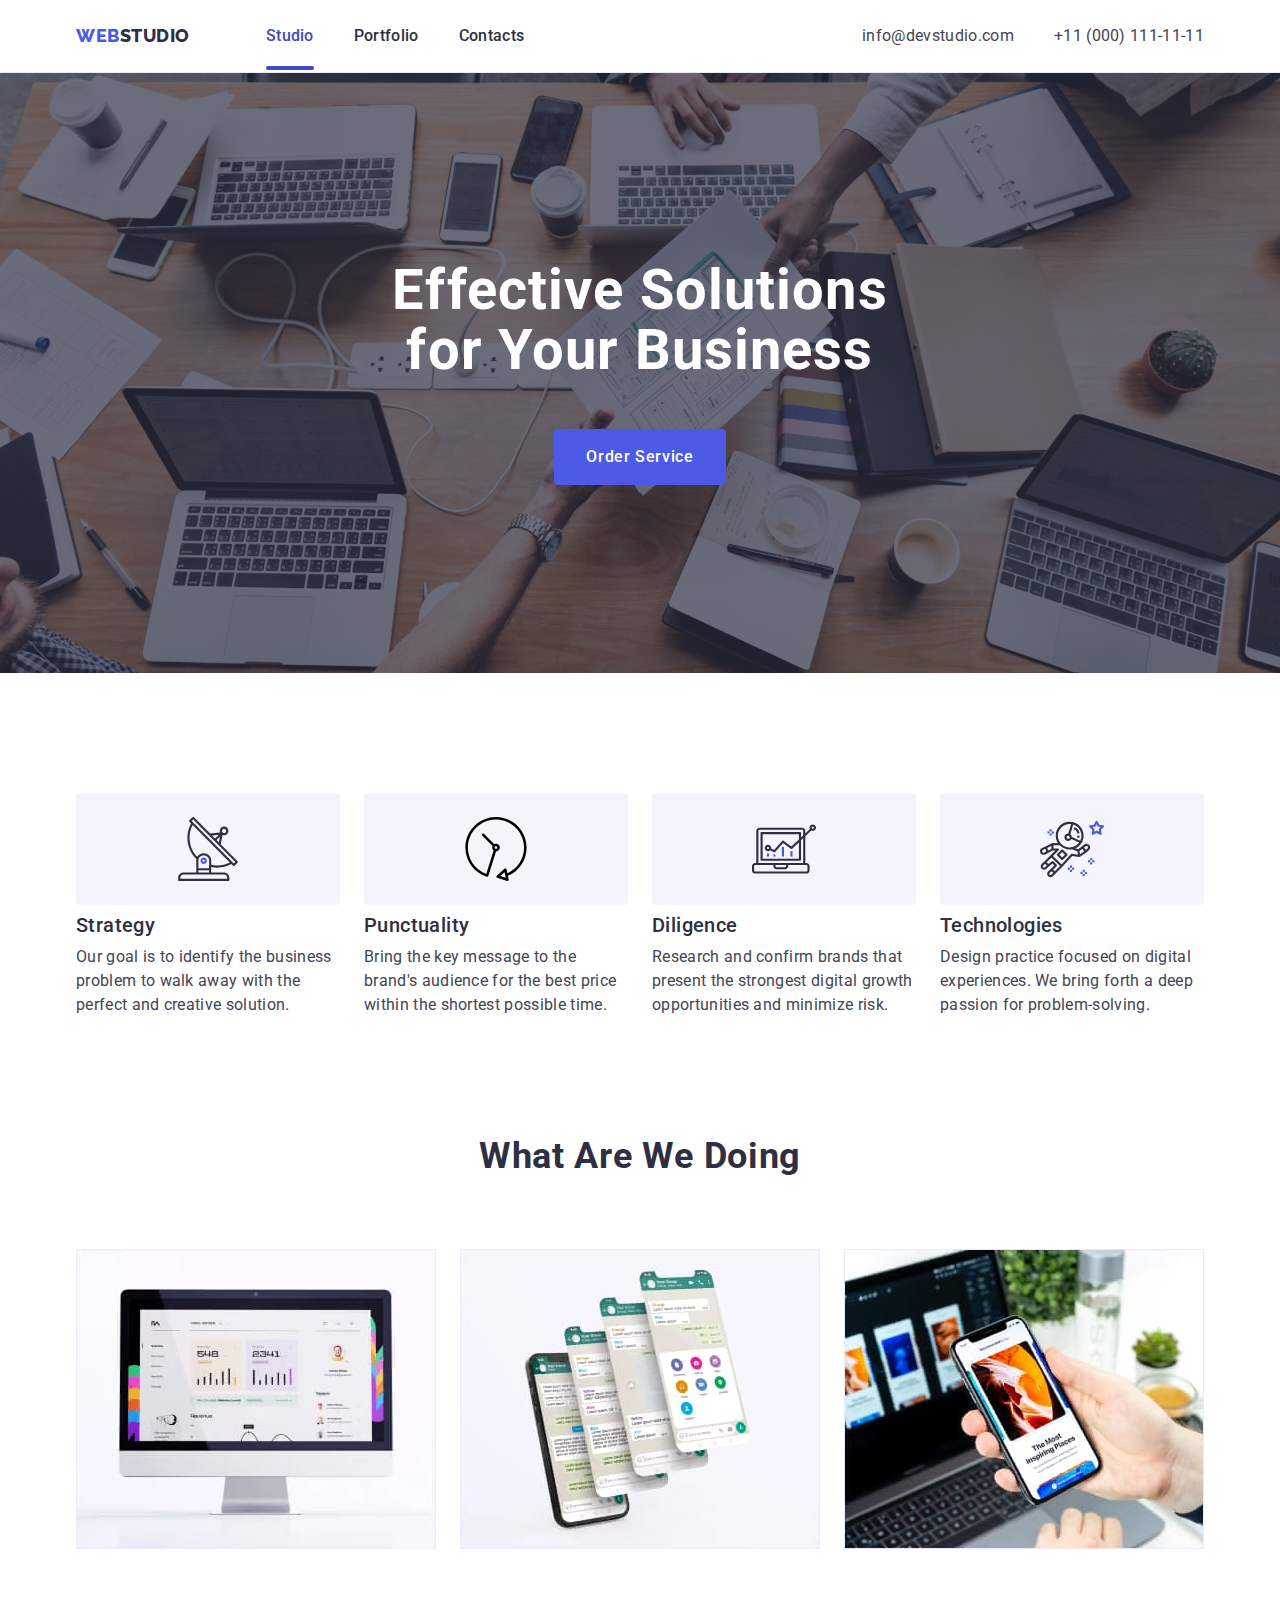
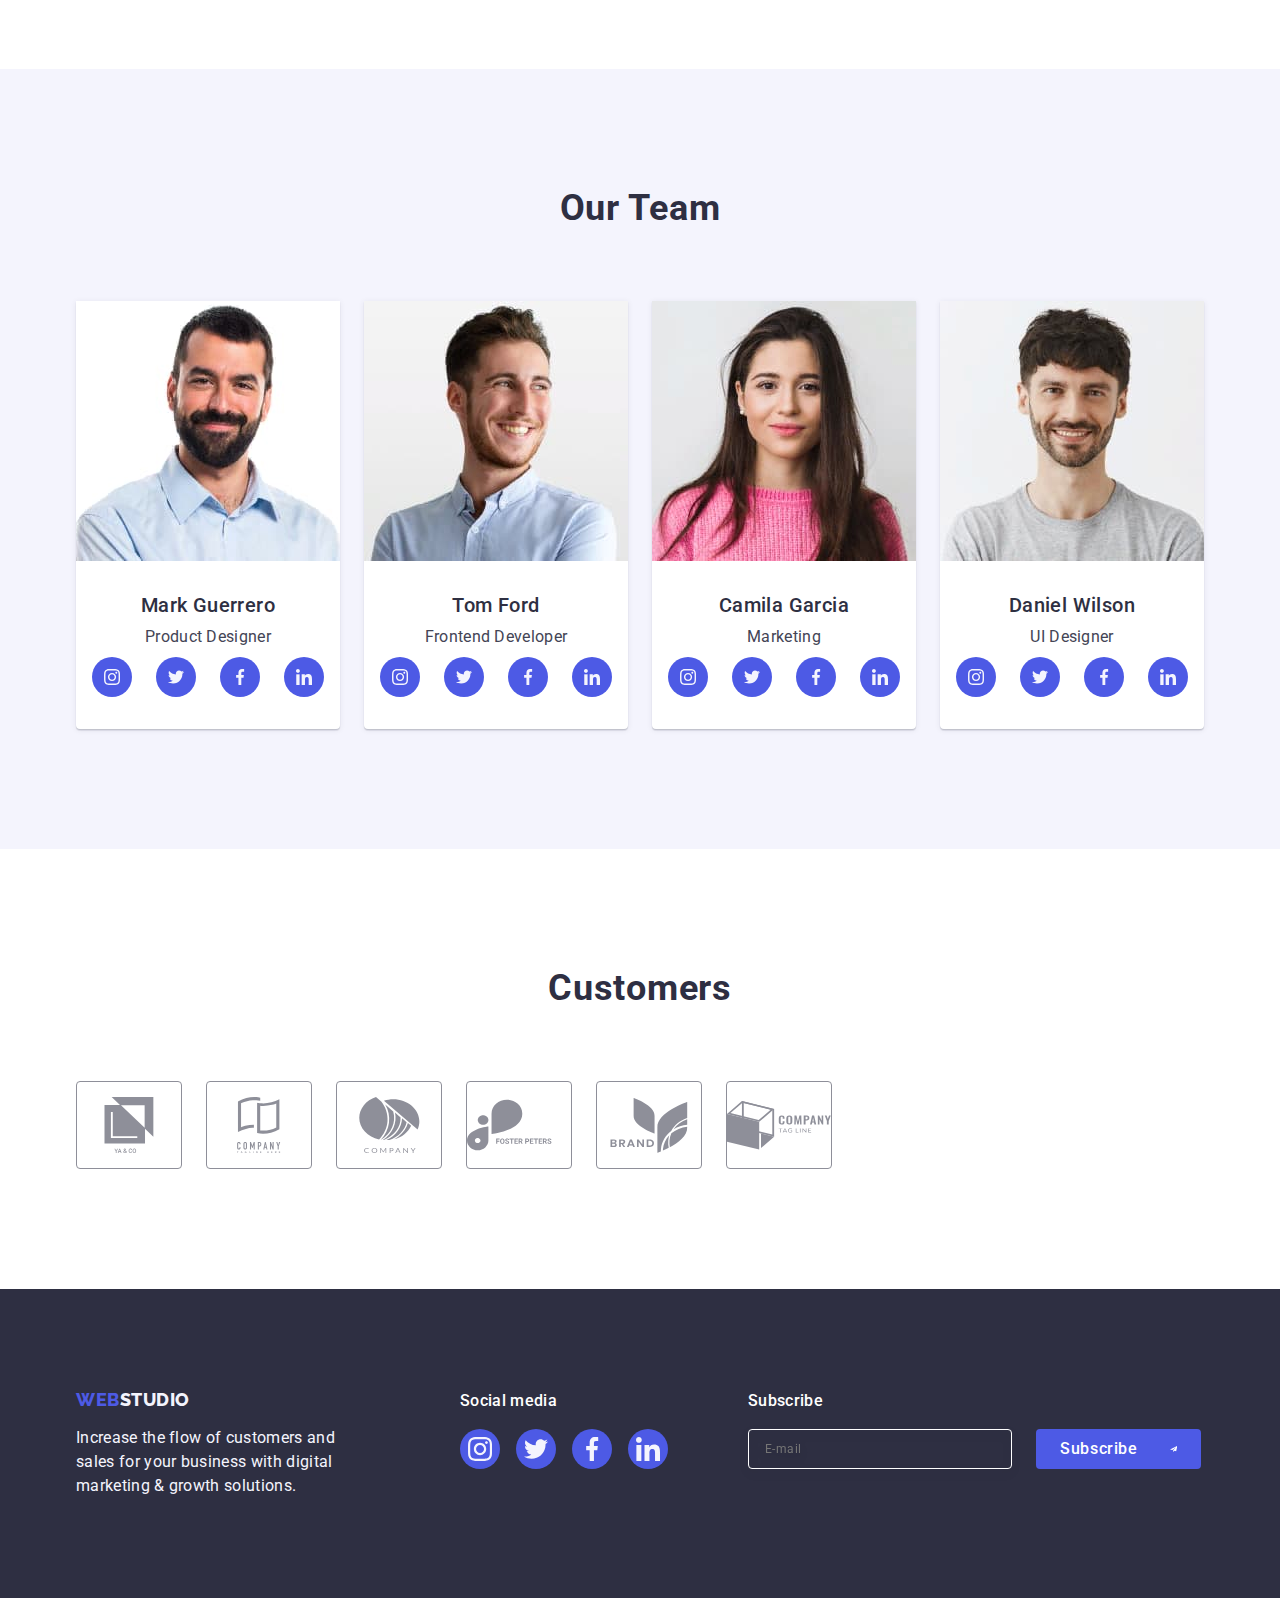
<file: index.html>
<!DOCTYPE html>
<html lang="en">
  <head>
    <meta charset="UTF-8" />
    <meta http-equiv="X-UA-Compatible" content="IE=edge" />
    <meta name="viewport" content="width=device-width, initial-scale=1.0" />

    <title>Studio</title>
    <link
      rel="stylesheet"
      href="https://cdnjs.cloudflare.com/ajax/libs/modern-normalize/1.1.0/modern-normalize.min.css"
    />
    <link rel="preconnect" href="https://fonts.googleapis.com" />
    <link rel="preconnect" href="https://fonts.gstatic.com" crossorigin />
    <link
      href="https://fonts.googleapis.com/css2?family=Raleway:wght@800&family=Roboto:wght@400;500;700&display=swap"
      rel="stylesheet"
    />
    <link rel="stylesheet" href="./css/styles.css" />
  </head>
  <body>
    <header class="main-header">
      <div class="container header-container">
        <nav class="navigation">
          <a class="logotype link" href="./index.html">
            Web<span class="logo-second">Studio</span>
          </a>
          <ul class="menu list">
            <li class="menu-item">
              <a class="menu-link menu-link-hover-st link" href="./index.html"
                >Studio</a
              >
            </li>
            <li class="menu-item">
              <a class="menu-link link" href="./portfolio.html">Portfolio</a>
            </li>
            <li class="menu-item">
              <a class="menu-link link" href="">Contacts</a>
            </li>
          </ul>
        </nav>
        <address class="menu-contacts">
          <ul class="contact-list list">
            <li>
              <a
                class="menu-contacts-item link"
                href="mailto:info@devstudio.com"
                >info@devstudio.com</a
              >
            </li>
            <li>
              <a class="menu-contacts-item link" href="tel:+110001111111"
                >+11 (000) 111-11-11</a
              >
            </li>
          </ul>
        </address>
      </div>
    </header>
    <main>
      <section class="hero">
        <div class="container">
          <h1 class="hero-title">Effective Solutions for Your Business</h1>
          <button class="order-button" type="button" data-modal-open>
            Order Service
          </button>
        </div>
      </section>
      <section class="advantages">
        <div class="container">
          <h2 class="section-title" hidden>Our Advantages</h2>
          <ul class="list adv-list">
            <li class="adv-item">
              <div class="adv-item-icon-bg">
                <svg
                  class="adv-item-icon"
                  aria-label="Antenna Icon"
                  width="64"
                  height="64"
                >
                  <use href="./images/icons.svg#icon-antenna"></use>
                </svg>
              </div>
              <h3 class="item-title">Strategy</h3>
              <p class="description">
                Our goal is to identify the business problem to walk away with
                the perfect and creative solution.
              </p>
            </li>
            <li class="adv-item">
              <div class="adv-item-icon-bg">
                <svg
                  class="adv-item-icon"
                  aria-label="Antenna Icon"
                  width="64"
                  height="64"
                >
                  <use href="./images/icons.svg#icon-vector"></use>
                </svg>
              </div>
              <h3 class="item-title">Punctuality</h3>
              <p class="description">
                Bring the key message to the brand's audience for the best price
                within the shortest possible time.
              </p>
            </li>
            <li class="adv-item">
              <div class="adv-item-icon-bg">
                <svg
                  class="adv-item-icon"
                  aria-label="Antenna Icon"
                  width="64"
                  height="64"
                >
                  <use href="./images/icons.svg#icon-diagram"></use>
                </svg>
              </div>
              <h3 class="item-title">Diligence</h3>
              <p class="description">
                Research and confirm brands that present the strongest digital
                growth opportunities and minimize risk.
              </p>
            </li>
            <li class="adv-item">
              <div class="adv-item-icon-bg">
                <svg
                  class="adv-item-icon"
                  aria-label="Antenna Icon"
                  width="64"
                  height="64"
                >
                  <use href="./images/icons.svg#icon-astronaut"></use>
                </svg>
              </div>
              <h3 class="item-title">Technologies</h3>
              <p class="description">
                Design practice focused on digital experiences. We bring forth a
                deep passion for problem-solving.
              </p>
            </li>
          </ul>
        </div>
      </section>
      <section class="projects">
        <div class="container">
          <h2 class="section-title project-title">What are we doing</h2>
          <ul class="project-list list">
            <li class="project-item">
              <img
                src="./images/galery/monitor.jpg"
                alt="monitor"
                width="360"
                height="300"
              />
            </li>
            <li class="project-item">
              <img
                src="./images/galery/smartphons.jpg"
                alt="smartphons"
                width="360"
                height="300"
              />
            </li>
            <li class="project-item">
              <img
                src="./images/galery/laptop.jpg"
                alt="laptop"
                width="360"
                height="300"
              />
            </li>
          </ul>
        </div>
      </section>
      <section class="our-team">
        <div class="container">
          <h2 class="section-title">Our Team</h2>
          <ul class="team-list list">
            <li class="our-team-item">
              <img
                class="team-list-item"
                src="./images/team/mark-guerrero.jpg"
                alt="Mark Guerrero"
                width="264"
                height="260"
              />
              <div class="name-prof">
                <h3 class="item-title name">Mark Guerrero</h3>
                <p class="description profession">Product Designer</p>

                <ul class="social-list list">
                  <li class="social-list-item">
                    <a href="" class="social-list-link">
                      <svg
                        class="social-list-icon"
                        aria-label="Instagram Icon"
                        width="16"
                        height="16"
                      >
                        <use href="./images/icons.svg#icon-instagram"></use>
                      </svg>
                    </a>
                  </li>
                  <li class="social-list-item">
                    <a href="" class="social-list-link">
                      <svg
                        class="social-list-icon"
                        aria-label="Twitter Icon"
                        width="16"
                        height="16"
                      >
                        <use href="./images/icons.svg#icon-twitter"></use>
                      </svg>
                    </a>
                  </li>
                  <li class="social-list-item">
                    <a href="" class="social-list-link">
                      <svg
                        class="social-list-icon"
                        aria-label="Facebook Icon"
                        width="16"
                        height="16"
                      >
                        <use href="./images/icons.svg#icon-facebook"></use>
                      </svg>
                    </a>
                  </li>
                  <li class="social-list-item">
                    <a href="" class="social-list-link">
                      <svg
                        class="social-list-icon"
                        aria-label="Linkedin Icon"
                        width="16"
                        height="16"
                      >
                        <use href="./images/icons.svg#icon-linkedin"></use>
                      </svg>
                    </a>
                  </li>
                </ul>
              </div>
            </li>
            <li class="our-team-item">
              <img
                src="./images/team/tom-ford.jpg"
                alt="Tom Ford"
                width="264"
                height="260"
              />
              <div class="name-prof">
                <h3 class="item-title name">Tom Ford</h3>
                <p class="description profession">Frontend Developer</p>

                <ul class="social-list list">
                  <li class="social-list-item">
                    <a href="" class="social-list-link">
                      <svg
                        class="social-list-icon"
                        aria-label="Instagram Icon"
                        width="16"
                        height="16"
                      >
                        <use href="./images/icons.svg#icon-instagram"></use>
                      </svg>
                    </a>
                  </li>
                  <li class="social-list-item">
                    <a href="" class="social-list-link">
                      <svg
                        class="social-list-icon"
                        aria-label="Twitter Icon"
                        width="16"
                        height="16"
                      >
                        <use href="./images/icons.svg#icon-twitter"></use>
                      </svg>
                    </a>
                  </li>
                  <li class="social-list-item">
                    <a href="" class="social-list-link">
                      <svg
                        class="social-list-icon"
                        aria-label="Facebook Icon"
                        width="16"
                        height="16"
                      >
                        <use href="./images/icons.svg#icon-facebook"></use>
                      </svg>
                    </a>
                  </li>
                  <li class="social-list-item">
                    <a href="" class="social-list-link">
                      <svg
                        class="social-list-icon"
                        aria-label="Linkedin Icon"
                        width="16"
                        height="16"
                      >
                        <use href="./images/icons.svg#icon-linkedin"></use>
                      </svg>
                    </a>
                  </li>
                </ul>
              </div>
            </li>
            <li class="our-team-item">
              <img
                src="./images/team/camila-garcia.jpg"
                alt="Camila Garcia"
                width="264"
                height="260"
              />
              <div class="name-prof">
                <h3 class="item-title name">Camila Garcia</h3>
                <p class="description profession">Marketing</p>

                <ul class="social-list list">
                  <li class="social-list-item">
                    <a href="" class="social-list-link">
                      <svg
                        class="social-list-icon"
                        aria-label="Instagram Icon"
                        width="16"
                        height="16"
                      >
                        <use href="./images/icons.svg#icon-instagram"></use>
                      </svg>
                    </a>
                  </li>
                  <li class="social-list-item">
                    <a href="" class="social-list-link">
                      <svg
                        class="social-list-icon"
                        aria-label="Twitter Icon"
                        width="16"
                        height="16"
                      >
                        <use href="./images/icons.svg#icon-twitter"></use>
                      </svg>
                    </a>
                  </li>
                  <li class="social-list-item">
                    <a href="" class="social-list-link">
                      <svg
                        class="social-list-icon"
                        aria-label="Facebook Icon"
                        width="16"
                        height="16"
                      >
                        <use href="./images/icons.svg#icon-facebook"></use>
                      </svg>
                    </a>
                  </li>
                  <li class="social-list-item">
                    <a href="" class="social-list-link">
                      <svg
                        class="social-list-icon"
                        aria-label="Linkedin Icon"
                        width="16"
                        height="16"
                      >
                        <use href="./images/icons.svg#icon-linkedin"></use>
                      </svg>
                    </a>
                  </li>
                </ul>
              </div>
            </li>
            <li class="our-team-item">
              <img
                src="./images/team/daniel-wilson.jpg"
                alt="Daniel Wilson"
                width="264"
                height="260"
              />
              <div class="name-prof">
                <h3 class="item-title name">Daniel Wilson</h3>
                <p class="description profession">UI Designer</p>

                <ul class="social-list list">
                  <li class="social-list-item">
                    <a href="" class="social-list-link">
                      <svg
                        class="social-list-icon"
                        aria-label="Instagram Icon"
                        width="16"
                        height="16"
                      >
                        <use href="./images/icons.svg#icon-instagram"></use>
                      </svg>
                    </a>
                  </li>
                  <li class="social-list-item">
                    <a href="" class="social-list-link">
                      <svg
                        class="social-list-icon"
                        aria-label="Twitter Icon"
                        width="16"
                        height="16"
                      >
                        <use href="./images/icons.svg#icon-twitter"></use>
                      </svg>
                    </a>
                  </li>
                  <li class="social-list-item">
                    <a href="" class="social-list-link">
                      <svg
                        class="social-list-icon"
                        aria-label="Facebook Icon"
                        width="16"
                        height="16"
                      >
                        <use href="./images/icons.svg#icon-facebook"></use>
                      </svg>
                    </a>
                  </li>
                  <li class="social-list-item">
                    <a href="" class="social-list-link">
                      <svg
                        class="social-list-icon"
                        aria-label="Linkedin Icon"
                        width="16"
                        height="16"
                      >
                        <use href="./images/icons.svg#icon-linkedin"></use>
                      </svg>
                    </a>
                  </li>
                </ul>
              </div>
            </li>
          </ul>
        </div>
      </section>
      <section class="customer-section">
        <div class="container customer-container">
          <h2 class="section-title customer-title">Customers</h2>
          <ul class="customer-list list">
            <li class="customer-list-item">
              <a href="" class="customer-list-link link">
                <svg
                  class="customer-list-icon"
                  aria-label=""
                  width="104"
                  height="56"
                >
                  <use href="./images/icons.svg#icon-group-1"></use>
                </svg>
              </a>
            </li>
            <li class="customer-list-item">
              <a href="" class="customer-list-link link">
                <svg
                  class="customer-list-icon"
                  aria-label=""
                  width="104"
                  height="56"
                >
                  <use href="./images/icons.svg#icon-group-2"></use>
                </svg>
              </a>
            </li>
            <li class="customer-list-item">
              <a href="" class="customer-list-link link">
                <svg
                  class="customer-list-icon"
                  aria-label=""
                  width="104"
                  height="56"
                >
                  <use href="./images/icons.svg#icon-group-3"></use>
                </svg>
              </a>
            </li>
            <li class="customer-list-item">
              <a href="" class="customer-list-link link">
                <svg
                  class="customer-list-icon"
                  aria-label=""
                  width="104"
                  height="56"
                >
                  <use href="./images/icons.svg#icon-group-4"></use>
                </svg>
              </a>
            </li>
            <li class="customer-list-item">
              <a href="" class="customer-list-link link">
                <svg
                  class="customer-list-icon"
                  aria-label=""
                  width="104"
                  height="56"
                >
                  <use href="./images/icons.svg#icon-group-5"></use>
                </svg>
              </a>
            </li>
            <li class="customer-list-item">
              <a href="" class="customer-list-link link">
                <svg
                  class="customer-list-icon"
                  aria-label=""
                  width="104"
                  height="56"
                >
                  <use href="./images/icons.svg#icon-group-6"></use>
                </svg>
              </a>
            </li>
          </ul>
        </div>
      </section>
    </main>
    <footer class="underside">
      <div class="container underside-container">
        <div class="advertising-slogan">
          <a class="logotype link lower-logo" href="./index.html"
            >Web<span class="logo-second-underside">Studio</span>
          </a>
          <p class="underside-desc">
            Increase the flow of customers and sales for your business with
            digital marketing & growth solutions.
          </p>
        </div>
        <div class="social-media">
          <p class="sm-title">Social media</p>
          <ul class="social-list-us list">
            <li class="social-list-item">
              <a href="" class="social-list-link social-list-link-us">
                <svg
                  class="social-list-icon"
                  aria-label="Instagram Icon"
                  width="24"
                  height="24"
                >
                  <use href="./images/icons.svg#icon-instagram"></use>
                </svg>
              </a>
            </li>
            <li class="social-list-item">
              <a href="" class="social-list-link social-list-link-us">
                <svg
                  class="social-list-icon"
                  aria-label="Twitter Icon"
                  width="24"
                  height="24"
                >
                  <use href="./images/icons.svg#icon-twitter"></use>
                </svg>
              </a>
            </li>
            <li class="social-list-item">
              <a href="" class="social-list-link social-list-link-us">
                <svg
                  class="social-list-icon"
                  aria-label="Facebook Icon"
                  width="24"
                  height="24"
                >
                  <use href="./images/icons.svg#icon-facebook"></use>
                </svg>
              </a>
            </li>
            <li class="social-list-item">
              <a href="" class="social-list-link social-list-link-us">
                <svg
                  class="social-list-icon"
                  aria-label="Linkedin Icon"
                  width="24"
                  height="24"
                >
                  <use href="./images/icons.svg#icon-linkedin"></use>
                </svg>
              </a>
            </li>
          </ul>
        </div>
        <div class="subscribe">
          <p class="subscribe-title">Subscribe</p>
          <form class="subscribe-form">
            <label class="subscribe-form-wrapper">
              <input
                type="email"
                class="subscribe-form-input"
                placeholder="E-mail"
                required
                name="user-email"
              />
            </label>
            <button type="submit" class="subscribe-form-btn">
              Subscribe
              <svg class="subscribe-btn-icon" width="24" height="24">
                <use href="./images/icons.svg#icon-send"></use>
              </svg>
            </button>
          </form>
        </div>
      </div>
    </footer>
    <div class="backdrop is-hidden" data-modal>
      <div class="modal">
        <button type="button" class="modal-close-btn" data-modal-close>
          <svg class="modal-close-icon" width="8" height="8">
            <use href="./images/icons.svg#icon-close"></use>
          </svg>
        </button>
        <p class="contact-form-title">
          Leave your contacts and we will call you back
        </p>
        <form class="contact-form">
          <div class="contact-form-lab">
            <label class="contact-form-wrapper" for="user-name"> Name </label>
            <div class="contact-form-icon-wrapper">
              <input
                class="contact-form-input"
                type="text"
                name="user-name"
                id="user-name"
                required
              />
              <svg class="contact-form-icon" width="18" height="24">
                <use href="./images/icons.svg#icon-name"></use>
              </svg>
            </div>
          </div>
          <div class="contact-form-lab">
            <label class="contact-form-wrapper" for="user-phone"> Phone </label>
            <div class="contact-form-icon-wrapper">
              <input
                class="contact-form-input"
                type="tel"
                name="user_phone"
                id="user-phone"
                required
              />
              <svg class="contact-form-icon" width="18" height="24">
                <use href="./images/icons.svg#icon-telephon"></use>
              </svg>
            </div>
          </div>
          <div class="contact-form-lab">
            <label class="contact-form-wrapper" for="user-email"> Email</label>
            <div class="contact-form-icon-wrapper">
              <input
                class="contact-form-input"
                type="text"
                name="user_email"
                id="user-email"
                required
              />
              <svg class="contact-form-icon" width="18" height="24">
                <use href="./images/icons.svg#icon-email"></use>
              </svg>
            </div>
          </div>
          <div class="contact-form-comment">
            <label class="contact-form-wrapper" for="user-comment">
              Comment</label
            >
            <textarea
              name="user-comment"
              class="contact-form-messange"
              id="user-comment"
              placeholder="Text input"
            ></textarea>
          </div>
          <div class="contact-form-checkbox-wrapper">
            <input
              class="contact-form-checkbox visually-hidden"
              type="checkbox"
              name="user-privacy"
              id="user-privacy"
              value="true"
              required
            />
            <label for="user-privacy" class="contact-form-checkbox-des"
              >
              <span class="contact-form-checkbox-cust">
                <svg class="contact-form-own-checkbox" width="10" height="8">
                  <use
                    class="contact-form-checkbox-icon"
                    href="./images/icons.svg#icon-checkbox"
                  ></use>
                </svg>
              </span>
              I accept the terms and conditions of the
              <a class="contact-form-policy" href="">Privacy Policy</a>
            </label>
          </div>
          <button type="submit" class="contact-form-submit">Send</button>
        </form>
      </div>
    </div>
    <script src="./js/modal.js"></script>
  </body>
</html>
</file>
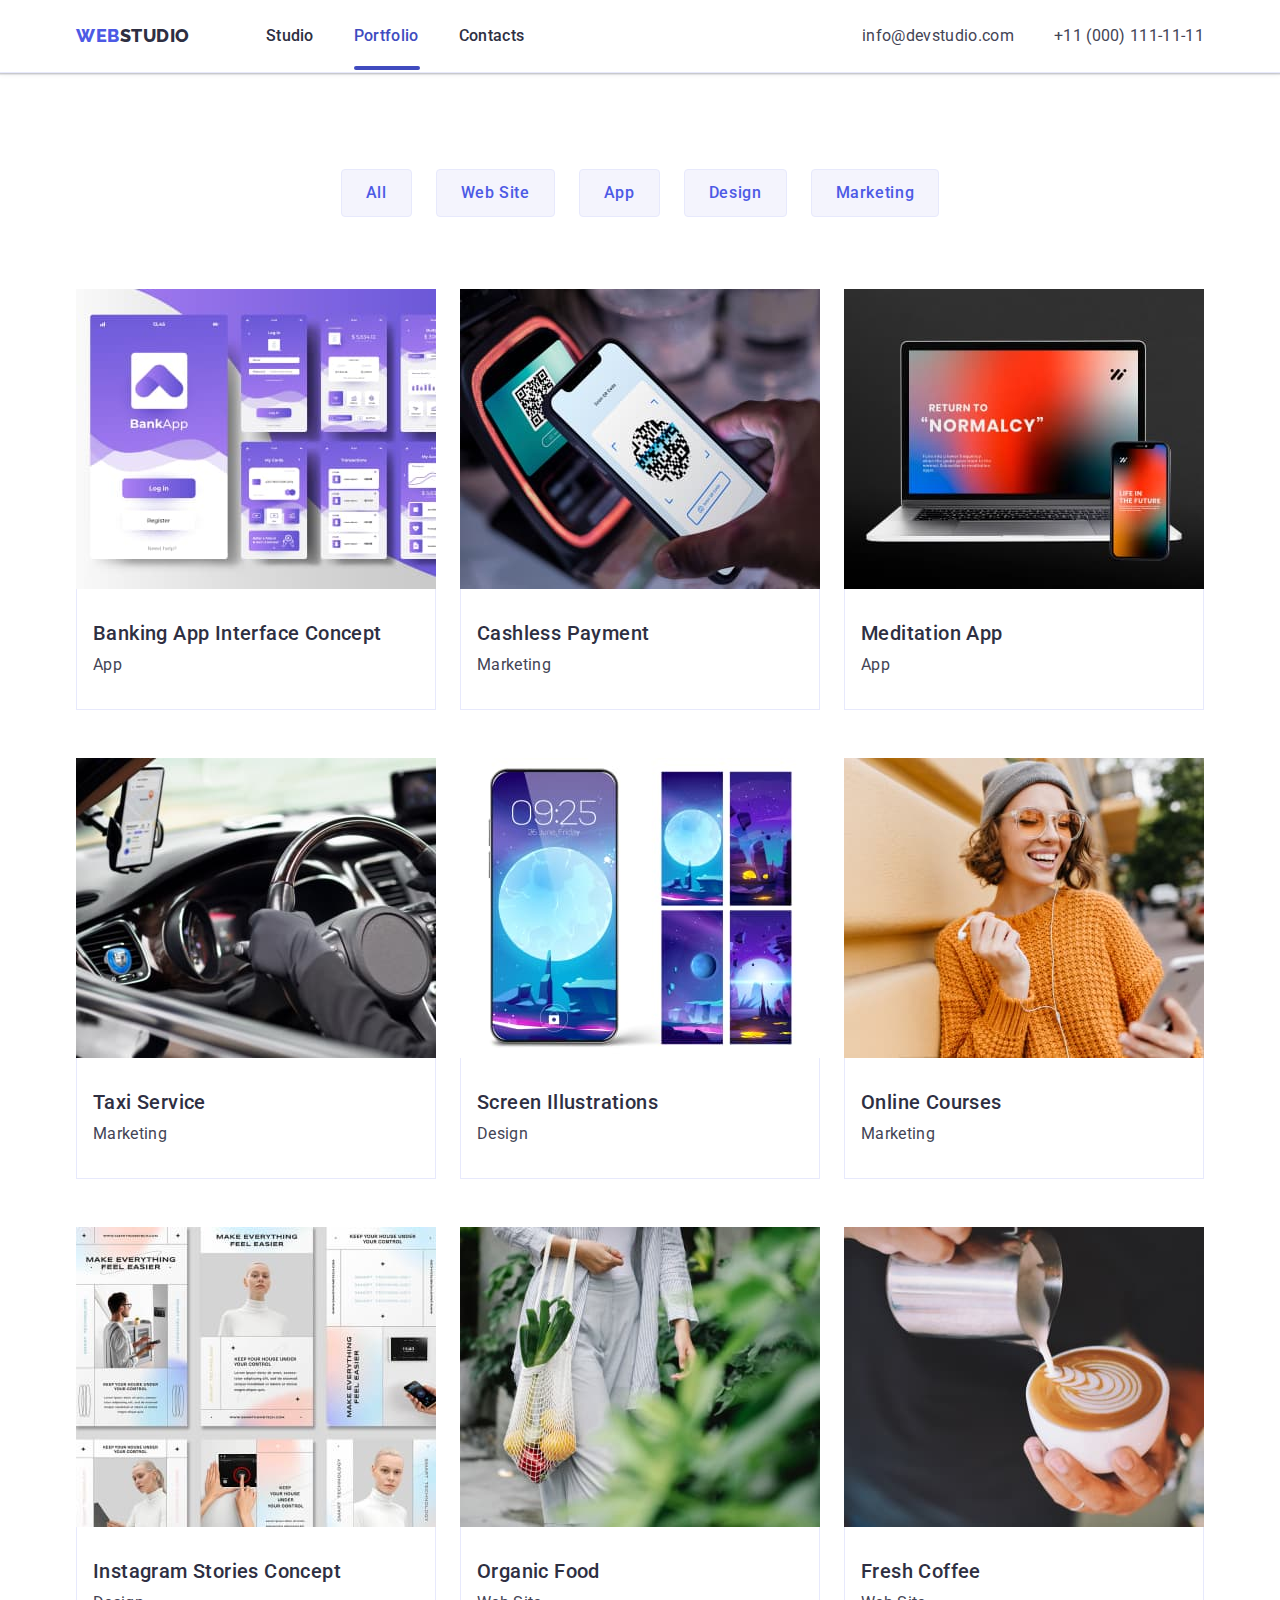
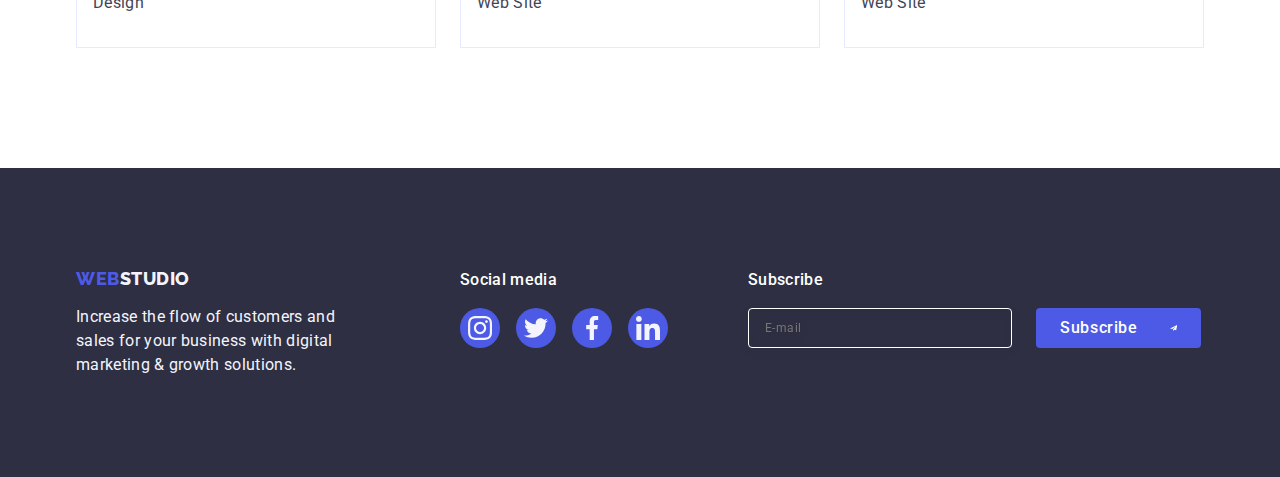
<file: portfolio.html>
<!DOCTYPE html>
<html lang="en">
  <head>
    <meta charset="UTF-8" />
    <meta http-equiv="X-UA-Compatible" content="IE=edge" />
    <meta name="viewport" content="width=device-width, initial-scale=1.0" />

    <title>Portfolio</title>
    <link
      rel="stylesheet"
      href="https://cdnjs.cloudflare.com/ajax/libs/modern-normalize/1.1.0/modern-normalize.min.css"
    />
    <link rel="preconnect" href="https://fonts.googleapis.com" />
    <link rel="preconnect" href="https://fonts.gstatic.com" crossorigin />
    <link
      href="https://fonts.googleapis.com/css2?family=Raleway:wght@800&family=Roboto:wght@400;500;700&display=swap"
      rel="stylesheet"
    />
    <link rel="stylesheet" href="./css/styles.css" />
  </head>
  <body>
    <header class="main-header">
      <div class="container header-container">
        <nav class="navigation">
          <a class="logotype link" href="./index.html">
            Web<span class="logo-second">Studio</span>
          </a>
          <ul class="menu list">
            <li class="menu-item">
              <a class="menu-link link menu-link-line" href="./index.html"
                >Studio</a
              >
            </li>
            <li class="menu-item">
              <a
                class="menu-link menu-link-hover-pf link"
                href="./portfolio.html"
                >Portfolio</a
              >
            </li>
            <li class="menu-item">
              <a class="menu-link link" href="">Contacts</a>
            </li>
          </ul>
        </nav>
        <address class="menu-contacts">
          <ul class="contact-list list">
            <li>
              <a
                class="menu-contacts-item link"
                href="mailto:info@devstudio.com"
                >info@devstudio.com</a
              >
            </li>
            <li>
              <a class="menu-contacts-item link" href="tel:+110001111111"
                >+11 (000) 111-11-11</a
              >
            </li>
          </ul>
        </address>
      </div>
    </header>
    <main>
      <section class="section-button">
        <div class="container button-container">
          <h1 hidden>Filter button</h1>
          <ul class="button-list list">
            <li><button class="filter-button" type="button">All</button></li>
            <li>
              <button class="filter-button" type="button">Web Site</button>
            </li>
            <li><button class="filter-button" type="button">App</button></li>
            <li><button class="filter-button" type="button">Design</button></li>
            <li>
              <button class="filter-button" type="button">Marketing</button>
            </li>
          </ul>
          <ul class="works-list list">
            <li class="work-item">
              <a
                class="work-list-link link"
                href="images/portfolio/bank-app.jpg"
              >
                <div class="work-list-img-wrapper">
                  <img
                    src="./images/portfolio/bank-app.jpg"
                    alt="Banking App Interface Concept"
                    width="360"
                    height="300"
                  />
                  <p class="overlay">
                    14 Stylish and User-Friendly App Design Concepts · Task
                    Manager App · Calorie Tracker App · Exotic Fruit Ecommerce
                    App · Cloud Storage App
                  </p>
                </div>
                <div class="appl-category">
                  <h2 class="item-title">Banking App Interface Concept</h2>
                  <p class="description">App</p>
                </div></a
              >
            </li>
            <li class="work-item">
              <a
                class="work-list-link link"
                href="./images/portfolio/qr-kod.jpg"
              >
                <div class="work-list-img-wrapper">
                  <img
                    src="./images/portfolio/qr-kod.jpg"
                    alt="Cashless Payment"
                    width="360"
                    height="300"
                  />
                  <p class="overlay">
                    14 Stylish and User-Friendly App Design Concepts · Task
                    Manager App · Calorie Tracker App · Exotic Fruit Ecommerce
                    App · Cloud Storage App
                  </p>
                </div>
                <div class="appl-category">
                  <h2 class="item-title">Cashless Payment</h2>
                  <p class="description">Marketing</p>
                </div></a
              >
            </li>
            <li class="work-item">
              <a
                class="work-list-link link"
                href="./images/portfolio/laptop.jpg"
              >
                <div class="work-list-img-wrapper">
                  <img
                    src="./images/portfolio/laptop.jpg"
                    alt="Meditation App"
                    width="360"
                    height="300"
                  />
                  <p class="overlay">
                    14 Stylish and User-Friendly App Design Concepts · Task
                    Manager App · Calorie Tracker App · Exotic Fruit Ecommerce
                    App · Cloud Storage App
                  </p>
                </div>
                <div class="appl-category">
                  <h2 class="item-title">Meditation App</h2>
                  <p class="description">App</p>
                </div></a
              >
            </li>
            <li class="work-item">
              <a
                class="work-list-link link"
                href="./images/portfolio/car-cab.jpg"
              >
                <div class="work-list-img-wrapper">
                  <img
                    src="./images/portfolio/car-cab.jpg"
                    alt="Taxi Service"
                    width="360"
                    height="300"
                  />
                  <p class="overlay">
                    14 Stylish and User-Friendly App Design Concepts · Task
                    Manager App · Calorie Tracker App · Exotic Fruit Ecommerce
                    App · Cloud Storage App
                  </p>
                </div>
                <div class="appl-category">
                  <h2 class="item-title">Taxi Service</h2>
                  <p class="description">Marketing</p>
                </div></a
              >
            </li>
            <li class="work-item">
              <a
                class="work-list-link link"
                href="./images/portfolio/wallpapers.jpg"
              >
                <div class="work-list-img-wrapper">
                  <img
                    src="./images/portfolio/wallpapers.jpg"
                    alt="Screen Illustrations"
                    width="360"
                    height="300"
                  />
                  <p class="overlay">
                    14 Stylish and User-Friendly App Design Concepts · Task
                    Manager App · Calorie Tracker App · Exotic Fruit Ecommerce
                    App · Cloud Storage App
                  </p>
                </div>
                <div class="appl-category">
                  <h2 class="item-title">Screen Illustrations</h2>
                  <p class="description">Design</p>
                </div></a
              >
            </li>
            <li class="work-item">
              <a class="work-list-link link" href="./images/portfolio/girl.jpg">
                <div class="work-list-img-wrapper">
                  <img
                    src="./images/portfolio/girl.jpg"
                    alt="Girl"
                    width="360"
                    height="300"
                  />
                  <p class="overlay">
                    14 Stylish and User-Friendly App Design Concepts · Task
                    Manager App · Calorie Tracker App · Exotic Fruit Ecommerce
                    App · Cloud Storage App
                  </p>
                </div>
                <div class="appl-category">
                  <h2 class="item-title">Online Courses</h2>
                  <p class="description">Marketing</p>
                </div></a
              >
            </li>
            <li class="work-item">
              <a
                class="work-list-link link"
                href="./images/portfolio/instagram.jpg"
              >
                <div class="work-list-img-wrapper">
                  <img
                    src="./images/portfolio/instagram.jpg"
                    alt="Instagram Stories"
                    width="360"
                    height="300"
                  />
                  <p class="overlay">
                    14 Stylish and User-Friendly App Design Concepts · Task
                    Manager App · Calorie Tracker App · Exotic Fruit Ecommerce
                    App · Cloud Storage App
                  </p>
                </div>
                <div class="appl-category">
                  <h2 class="item-title">Instagram Stories Concept</h2>
                  <p class="description">Design</p>
                </div></a
              >
            </li>
            <li class="work-item">
              <a class="work-list-link link" href="./images/portfolio/bag.jpg">
                <div class="work-list-img-wrapper">
                  <img
                    src="./images/portfolio/bag.jpg"
                    alt="Bag"
                    width="360"
                    height="300"
                  />
                  <p class="overlay">
                    14 Stylish and User-Friendly App Design Concepts · Task
                    Manager App · Calorie Tracker App · Exotic Fruit Ecommerce
                    App · Cloud Storage App
                  </p>
                </div>
                <div class="appl-category">
                  <h2 class="item-title">Organic Food</h2>
                  <p class="description">Web Site</p>
                </div></a
              >
            </li>
            <li class="work-item">
              <a
                class="work-list-link link"
                href="./images/portfolio/coffe.jpg"
              >
                <div class="work-list-img-wrapper">
                  <img
                    src="./images/portfolio/coffe.jpg"
                    alt="coffee"
                    width="360"
                    height="300"
                  />
                  <p class="overlay">
                    14 Stylish and User-Friendly App Design Concepts · Task
                    Manager App · Calorie Tracker App · Exotic Fruit Ecommerce
                    App · Cloud Storage App
                  </p>
                </div>
                <div class="appl-category">
                  <h2 class="item-title">Fresh Coffee</h2>
                  <p class="description type-work">Web Site</p>
                </div></a
              >
            </li>
          </ul>
        </div>
      </section>
    </main>
    <footer class="underside">
      <div class="container underside-container">
        <div class="advertising-slogan">
          <a class="logotype link lower-logo" href="./index.html"
            >Web<span class="logo-second-underside">Studio</span>
          </a>
          <p class="underside-desc">
            Increase the flow of customers and sales for your business with
            digital marketing & growth solutions.
          </p>
        </div>
        <div class="social-media">
          <p class="sm-title">Social media</p>
          <ul class="social-list-us list">
            <li class="social-list-item">
              <a href="" class="social-list-link social-list-link-us">
                <svg
                  class="social-list-icon"
                  aria-label="Instagram Icon"
                  width="24"
                  height="24"
                >
                  <use href="./images/icons.svg#icon-instagram"></use>
                </svg>
              </a>
            </li>
            <li class="social-list-item">
              <a href="" class="social-list-link social-list-link-us">
                <svg
                  class="social-list-icon"
                  aria-label="Twitter Icon"
                  width="24"
                  height="24"
                >
                  <use href="./images/icons.svg#icon-twitter"></use>
                </svg>
              </a>
            </li>
            <li class="social-list-item">
              <a href="" class="social-list-link social-list-link-us">
                <svg
                  class="social-list-icon"
                  aria-label="Facebook Icon"
                  width="24"
                  height="24"
                >
                  <use href="./images/icons.svg#icon-facebook"></use>
                </svg>
              </a>
            </li>
            <li class="social-list-item">
              <a href="" class="social-list-link social-list-link-us">
                <svg
                  class="social-list-icon"
                  aria-label="Linkedin Icon"
                  width="24"
                  height="24"
                >
                  <use href="./images/icons.svg#icon-linkedin"></use>
                </svg>
              </a>
            </li>
          </ul>
        </div>
        <div class="subscribe">
          <p class="subscribe-title">Subscribe</p>
          <form class="subscribe-form">
            <label class="subscribe-form-wrapper">
              <input
                type="email"
                class="subscribe-form-input"
                placeholder="E-mail"
                required
                name="user-email"
              />
            </label>
            <button type="submit" class="subscribe-form-btn">
              Subscribe
              <svg class="subscribe-btn-icon" width="24" height="24">
                <use href="./images/icons.svg#icon-send"></use>
              </svg>
            </button>
          </form>
        </div>
      </div>
    </footer>
  </body>
</html>
</file>
<file: css/styles.css>
.list {
  list-style: none;
}
.link {
  text-decoration: none;
}
h1,
h2,
h3,
p {
  margin-top: 0;
  margin-bottom: 0;
}
ul,
ol {
  margin-top: 0;
  margin-bottom: 0;
  padding: 0;
}
button {
  cursor: pointer;
}
img {
  display: block;
}
body {
  font-family: 'Roboto', sans-serif;
  color: #434455;
  background-color: var(--background-color);
}
.container {
  width: 1158px;
  margin-left: auto;
  margin-right: auto;
  padding: 0 15px;
}
:root {
  --maim-color-text: #2e2f42;
  --accent-color-text: #4d5ae5;
  --background-color: #ffffff;
  --color-text-contact: #434455;
  --border-button: #e7e9fc;
  --border-icon: #8e8f99;
  --color-icon: #f4f4fd;
  --color-checkbox: #404bbf;
}

.section-title {
  font-weight: 700;
  font-size: 36px;
  line-height: 1.11;
  text-align: center;
  letter-spacing: 0.02em;
  text-transform: capitalize;
  color: var(--maim-color-text);
}
.item-title {
  font-weight: 500;
  font-size: 20px;
  line-height: 1.2;
  letter-spacing: 0.02em;
  margin-bottom: 8px;
  color: var(--maim-color-text);
}
.description {
  font-size: 16px;
  line-height: 1.5;
  letter-spacing: 0.02em;
  color: #434455;
}

/* Logo*/
.logotype {
  margin-right: 76px;
  font-family: 'Raleway', sans-serif;
  font-weight: 800;
  font-size: 18px;
  line-height: 1.17;
  display: flex;
  align-items: center;
  letter-spacing: 0.03em;
  text-transform: uppercase;
  color: #4d5ae5;
}
.logo-second {
  color: #2e2f42;
}
.logo-second-underside {
  color: #f4f4fd;
}
/*Header*/
.main-header {
  border-bottom: 1px solid #e7e9fc;
  padding-top: 24px;
  padding-bottom: 24px;
  box-shadow: 0px 2px 1px rgba(46, 47, 66, 0.08),
    0px 1px 1px rgba(46, 47, 66, 0.16), 0px 1px 6px rgba(46, 47, 66, 0.08);
}
.header-container {
  display: flex;
  align-items: center;
}
.navigation {
  display: flex;
  align-items: center;
}
.menu {
  display: flex;
  gap: 40px;
}
.menu-link {
  position: relative;
  padding: 24px 0;
  font-weight: 500;
  font-size: 16px;
  line-height: 1.5;
  letter-spacing: 0.02em;
  color: var(--maim-color-text);
  transition: color 250ms cubic-bezier(0.4, 0, 0.2, 1);
}
.menu-link-hover-st {
  color: #404bbf;
}
.menu-link-hover-st::after {
  content: '';
  position: absolute;
  left: 0;
  bottom: -1px;
  display: block;
  width: 48px;
  height: 4px;
  border-radius: 2px;
  margin-left: auto;
  margin-right: auto;
  background-color: #404bbf;
}
.menu-link-hover-pf {
  color: #404bbf;
}
.menu-link-hover-pf::after {
  position: absolute;
  content: '';
  display: block;
  left: 0;
  bottom: -1px;
  width: 66px;
  height: 4px;
  border-radius: 2px;
  margin-left: auto;
  margin-right: auto;
  background-color: #404bbf;
}
.menu-link:hover,
.menu-link:focus {
  color: #404bbf;
  text-decoration: none;
}
.menu-contacts {
  font-style: normal;
  margin-left: auto;
}

.contact-list {
  display: flex;
  align-items: center;
  gap: 40px;
}
.menu-contacts-item {
  font-style: normal;
  font-weight: 400;
  font-size: 16px;
  line-height: 1.5;
  letter-spacing: 0.02em;
  color: var(--color-text-contact);
  transition: color 250ms cubic-bezier(0.4, 0, 0.2, 1);
}
.menu-contacts-item:hover,
.menu-contacts-item:focus {
  color: #404bbf;
}
.menu-link-line::after {
  content: ____________;
  color: #404bbf;
}
/*--------Hero-------------*/
.order-button {
  min-width: 169px;
  padding: 16px 32px;
  margin: 0 auto;
  display: block;
  border-radius: 4px;
  border: 0;
  font-family: 'Roboto', sans-serif;
  font-weight: 500;
  font-size: 16px;
  line-height: 1.5;
  align-items: center;
  letter-spacing: 0.04em;
  color: #ffffff;
  background-color: #4d5ae5;
  transition: background-color 250ms cubic-bezier(0.4, 0, 0.2, 1);
}
.order-button:hover,
.order-button:focus {
  background-color: #404bbf;
}

.hero-title {
  max-width: 496px;
  height: 120px;
  margin-left: auto;
  margin-right: auto;
  margin-bottom: 48px;
  font-weight: 700;
  font-size: 56px;
  line-height: 1.07;
  text-align: center;
  letter-spacing: 0.02em;
  color: #ffffff;
}
.hero {
  max-width: 1440px;
  margin-left: auto;
  margin-right: auto;
  padding-top: 188px;
  padding-bottom: 188px;
  background-color: #2e2f42;
  background-image: linear-gradient(
      rgba(46, 47, 66, 0.7),
      rgba(46, 47, 66, 0.7)
    ),
    url('../images/people-office.jpg');
  background-repeat: no-repeat;
  background-size: cover;
  background-position: center;
}

/*-------Advantages---------*/
.advantages {
  padding-top: 120px;
  padding-bottom: 120px;
}
.adv-list {
  display: flex;
  align-items: center;
  gap: 24px;
}
.adv-item {
  width: 264px;
  height: 224px;
}
.adv-item-icon-bg {
  display: flex;
  align-items: center;
  justify-content: center;
  width: 264px;
  height: 112px;
  padding: 24px 100px;
  border-radius: 4px;
  background-color: #f4f4fd;
  margin-bottom: 8px;
}
.adv-item-icon {
  display: block;
}
/*------What are we doing---------*/
.projects {
  padding-bottom: 120px;
}
.project-list {
  display: flex;
  align-items: center;
  gap: 24px;
}
.project-title {
  margin-bottom: 72px;
}
.project-item {
  width: calc((100% - 48px) / 3);
}

/*------Our team-------*/
.our-team {
  margin-left: auto;
  margin-right: auto;
  padding: 120px 0;
  background-color: #f4f4fd;
}
.section-title {
  margin-bottom: 72px;
}
.our-team-item {
  border-radius: 0px 0px 4px 4px;
  background-color: #ffffff;
  box-shadow: 0px 1px 6px rgba(46, 47, 66, 0.08),
    0px 1px 1px rgba(46, 47, 66, 0.16), 0px 2px 1px rgba(46, 47, 66, 0.08);
}
.name-prof {
  padding: 32px 0;
}
.team-list {
  display: flex;
  align-items: center;
  gap: 24px;
}
.name {
  text-align: center;
  margin-bottom: 8px;
}
.profession {
  text-align: center;
  margin-bottom: 8px;
}
.social-list {
  display: flex;
  justify-content: center;
  gap: 24px;
}
.social-list-icon {
  fill: var(--color-icon);
}
.social-list-item {
  width: 40px;
  height: 40px;
}
.social-list-link {
  display: flex;
  align-items: center;
  justify-content: center;
  height: 100%;
  border-radius: 50%;
  background-color: #4d5ae5;
  transition: background-color 250ms cubic-bezier(0.4, 0, 0.2, 1);
}
.social-list-link:hover,
.social-list-link:focus {
  background-color: #404bbf;
}
/*----------Customers------------*/
.customer-section {
  padding-top: 120px;
  padding-bottom: 120px;
}
.customer-title {
  line-height: 1.1;
  margin-bottom: 72px;
}
.customer-list {
  display: flex;
  align-items: center;
  gap: 24px;
}
.customer-list-item {
  width: calc((100%-120px) / 6);
  height: 88px;
}
.customer-list-link {
  display: flex;
  align-items: center;
  justify-content: center;
  width: 100%;
  height: 100%;
  border-radius: 4px;
  color: var(--border-icon);
  border: 1px solid #8e8f99;
  transition: border-color 250ms cubic-bezier(0.4, 0, 0.2, 1),
    color 250ms cubic-bezier(0.4, 0, 0.2, 1);
}
.customer-list-icon {
  fill: currentColor;
}
.customer-list-link:hover,
.customer-list-link:focus {
  color: #404bbf;
  border-color: #404bbf;
}
/*---------Portfolio filter button---------*/
.section-button {
  padding: 96px 0 120px;
}

.filter-button {
  height: 48px;
  padding: 12px 24px;
  font-family: 'Roboto', sans-serif;
  font-weight: 500;
  font-size: 16px;
  line-height: 1.5;
  letter-spacing: 0.04em;
  border: 1px solid var(--border-button);
  border-radius: 4px;
  display: flex;
  align-items: center;
  text-align: center;
  color: #4d5ae5;
  background-color: #f4f4fd;
  transition: color 250ms cubic-bezier(0.4, 0, 0.2, 1),
    background-color 250ms cubic-bezier(0.4, 0, 0.2, 1),
    border-color 250ms cubic-bezier(0.4, 0, 0.2, 1),
    box-shadow 250ms cubic-bezier(0.4, 0, 0.2, 1);
}
.filter-button:hover,
.filter-button:focus {
  border: 1px solid transparent;
  color: #ffffff;
  background-color: #404bbf;
  box-shadow: 0px 3px 1px rgba(0, 0, 0, 0.1), 0px 2px 1px rgba(0, 0, 0, 0.08),
    0px 2px 2px rgba(0, 0, 0, 0.12);
}
.button-list {
  display: flex;
  align-items: center;
  justify-content: center;
  margin-bottom: 72px;
  gap: 24px;
}

/*------Portfolio Works----------*/

.works-list {
  display: flex;
  align-items: center;
  flex-wrap: wrap;
  gap: 24px;
  row-gap: 48px;
}
.work-item {
  width: calc((100% - 48px) / 3);
}
.work-list-img-wrapper {
  position: relative;
  overflow: hidden;
}
.overlay {
  position: absolute;
  top: 0;
  left: 0;
  width: 100%;
  height: 100%;
  padding: 40px 32px;
  line-height: 1.5;
  letter-spacing: 0.02em;
  background-color: #4d5ae5;
  color: #f4f4fd;
  overflow: auto;
  transform: translateY(100%);
  transition: transform 250ms cubic-bezier(0.4, 0, 0.2, 1);
}
.work-list-link:hover .overlay,
.work-list-link:focus .overlay {
  transform: translateY(0%);
}
.appl-category {
  padding: 32px 16px;
  border: 1px solid #e7e9fc;
  border-top: none;
}
.work-list-link {
  display: block;
  transition: box-shadow 250ms cubic-bezier(0.4, 0, 0.2, 1);
}
.work-list-link:hover,
.work-list-link:focus {
  box-shadow: 0px 1px 6px rgba(46, 47, 66, 0.08),
    0px 1px 1px rgba(46, 47, 66, 0.16), 0px 2px 1px rgba(46, 47, 66, 0.08);
}
/*-------Footer--------*/
.underside {
  padding: 100px 0;
  background-color: #2e2f42;
}
.underside-desc {
  max-width: 264px;
  font-weight: 400;
  font-size: 16px;
  line-height: 1.5;
  letter-spacing: 0.02em;
  color: #f4f4fd;
}
.lower-logo {
  display: inline-block;
  margin-bottom: 16px;
}
.underside-container {
  display: flex;
  align-items: baseline;
}
.sm-title {
  font-weight: 500;
  font-size: 16px;
  line-height: 1.5;
  letter-spacing: 0.02em;
  color: #ffffff;
  margin-bottom: 16px;
}
.advertising-slogan {
  margin-right: 120px;
}
.social-list-link-us {
  transition: background-color 250ms cubic-bezier(0.4, 0, 0.2, 1);
}
.social-list-link-us:hover,
.social-list-link-us:focus {
  background-color: #31d0aa;
}
.social-list-us {
  display: flex;
  justify-content: center;
  gap: 16px;
}
.social-media {
  margin-right: 80px;
}
.subscribe {
  position: relative;
  width: 453px;
  height: 80px;
  padding-bottom: 5px;
}
.subscribe-title {
  font-weight: 500;
  font-size: 16px;
  line-height: 1.5;
  letter-spacing: 0.02em;
  color: #ffffff;
  margin-bottom: 16px;
}
.subscribe-form {
  display: flex;
  gap: 24px;
}
.subscribe-form-input {
  width: 264px;
  height: 40px;
  font-size: 12px;
  line-height: 1.5;
  letter-spacing: 0.04em;
  filter: drop-shadow(0px 4px 4px rgba(0, 0, 0, 0.15));
  color: #ffffff;
  padding-left: 16px;
  border: 1px solid #ffffff;
  border-radius: 4px;
  background-color: transparent;
}
.subscribe-form-btn {
  font-weight: 500;
  line-height: 1.5;
  letter-spacing: 0.04em;
  min-width: 165px;
  height: 40px;
  display: flex;
  flex-direction: row;
  justify-content: center;
  align-items: center;
  padding: 8px 24px;
  gap: 16px;
  background: #4d5ae5;
  border: none;
  border-radius: 4px;
  color: #ffffff;
}
.subscribe-btn-icon {margin-left: 16px;}
/*--------------Modal Window---------------*/
.backdrop {
  position: fixed;
  top: 0;
  left: 0;
  width: 100%;
  height: 100%;
  background-color: rgba(46, 47, 66, 0.4);
  transition: opacity 250ms cubic-bezier(0.4, 0, 0.2, 1),
    visibility 250ms cubic-bezier(0.4, 0, 0.2, 1);
}
.modal {
  position: absolute;
  top: 50%;
  left: 50%;
  transform: translate(-50%, -50%);
  width: 408px;
  min-height: 584px;
  padding: 72px 24px 24px 24px;
  background: #fcfcfc;
  box-shadow: 0px 1px 1px rgba(0, 0, 0, 0.14), 0px 1px 3px rgba(0, 0, 0, 0.12),
    0px 2px 1px rgba(0, 0, 0, 0.2);
  border-radius: 4px;
  transition: transform 250ms cubic-bezier(0.4, 0, 0.2, 1);
}
.modal-close-btn {
  position: absolute;
  top: 24px;
  right: 24px;
  display: flex;
  align-items: center;
  justify-content: center;
  width: 24px;
  height: 24px;
  padding: 0;
  background-color: #e7e9fc;
  border: 1px solid rgba(0, 0, 0, 0.1);
  border-radius: 50%;
  transition: background-color 250ms cubic-bezier(0.4, 0, 0.2, 1),
    border 250ms cubic-bezier(0.4, 0, 0.2, 1);
}
.modal-close-btn:hover,
.modal-close-btn:focus {
  background-color: #404bbf;
  border: none;
}
.modal-close-icon {
  transition: fill 250ms cubic-bezier(0.4, 0, 0.2, 1);
}
.modal-close-btn:hover .modal-close-icon,
.modal-close-btn:focus .modal-close-icon {
  fill: #ffffff;
}
.is-hidden {
  opacity: 0;
  visibility: hidden;
  pointer-events: none;
}
.contact-form-title {
  font-weight: 500;
  font-size: 16px;
  line-height: 1.5em;
  text-align: center;
  letter-spacing: 0.02em;
  color: var(--maim-color-text);
  margin-bottom: 16px;
}
.contact-form-lab {
  margin-bottom: 8px;
}
.contact-form-wrapper,
.contact-form-checkbox-wrapper {
  display: block;
  margin-bottom: 8px;
}
.contact-form-wrapper {
  display: block;
  font-size: 12px;
  line-height: 1.17em;
  color: #8e8f99;
  margin-bottom: 4px;
  letter-spacing: 0.04em;
}
.contact-form-input {
  width: 100%;
  height: 40px;
  border: 1px solid rgba(46, 47, 66, 0.4);
  border-radius: 4px;
  background-color: transparent;
  padding-left: 38px;
  outline: transparent;
  transition: border-color 250ms cubic-bezier(0.4, 0, 0.2, 1);
}
.contact-form-input:focus {
  outline: none;
  border-color: #4d5ae5;
  transition: border 250ms cubic-bezier(0.4, 0, 0.2, 1);
}
.contact-form-input:focus + .contact-form-icon {
  fill: #4d5ae5;
  transition: fill 250ms cubic-bezier(0.4, 0, 0.2, 1);
}
.contact-form-messange-input {
  width: 100%;
}

.contact-form-icon-wrapper {
  position: relative;
  display: block;
}
.contact-form-icon {
  position: absolute;
  display: block;
  top: 50%;
  transform: translateY(-50%);
  left: 16px;
}
.contact-form-comment {
  margin-bottom: 16px;
}
.contact-form-messange {
  width: 100%;
  height: 120px;
  resize: none;
  padding: 8px 16px;
  font-size: 12px;
  letter-spacing: 0.04em;
  color: rgba(46, 47, 66, 0.4);
  line-height: 1.17em;
  border: 1px solid rgba(46, 47, 66, 0.2);
  border-radius: 4px;
  background-color: transparent;
  outline: transparent;
  transition: border-color 250ms cubic-bezier(0.4, 0, 0.2, 1);
}
.contact-form-messange::placeholder {
  font-size: 12px;
}
.contact-form-messange:focus {
  outline: none;
  border-color: #4d5ae5;
  transition: border 250ms cubic-bezier(0.4, 0, 0.2, 1);
}
/*-----------Checkbox---------*/
.contact-form-checkbox-wrapper {
  font-size: 12px;
  color: #8e8f99;
  margin-bottom: 24px;
}
.contact-form-checkbox {
  appearance: none;
  position: absolute;
}
.visually-hidden {
  position: absolute;
  width: 1px;
  height: 1px;
  margin: -1px;
  border: 0;
  padding: 0;

  white-space: nowrap;
  clip-path: inset(100%);
  clip: rect(0 0 0 0);
  overflow: hidden;
}
.contact-form-checkbox-des {
  font-weight: 400;
  font-size: 12px;
  line-height: 1.17;
  letter-spacing: 0.04em;
  color: var(--border-icon);
}
.contact-form-checkbox-cust {
  display: inline-flex;
  width: 16px;
  height: 16px;
  padding: 2px;
  border: 1px solid rgba(46, 47, 66, 0.4);
  border-radius: 2px;
  align-items: center;
  justify-content: center;
  fill: transparent;
  transition: background-color 250ms cubic-bezier(0.4, 0, 0.2, 1), 
  border 250ms cubic-bezier(0.4, 0, 0.2, 1), 
  fill 250ms cubic-bezier(0.4, 0, 0.2, 1);
}
.contact-form-own-checkbox {
  border-radius: 2px;
  cursor: pointer;
}
.contact-form-policy {
  margin-left: 5px;
  color: #4d5ae5;
}
.contact-form-checkbox-icon {
  opacity: 0;
}
.contact-form-checkbox:checked
  + .contact-form-checkbox-des
  .contact-form-checkbox-icon {
  opacity: 1;
}
.contact-form-checkbox:checked + .contact-form-checkbox-des .contact-form-checkbox-cust {
  background-color: var(--color-checkbox);
  border: none;
  fill: var(--background-color);
  border-color: var(--color-checkbox);
}
.contact-form-submit {
  min-width: 169px;
  padding: 16px 32px;
  margin: 0 auto;
  display: block;
  border-radius: 4px;
  border: 0;
  font-family: 'Roboto', sans-serif;
  font-weight: 500;
  font-size: 16px;
  line-height: 1.5;
  align-items: center;
  letter-spacing: 0.04em;
  color: #ffffff;
  background-color: #4d5ae5;
  transition: background-color 250ms cubic-bezier(0.4, 0, 0.2, 1);
}
</file>
